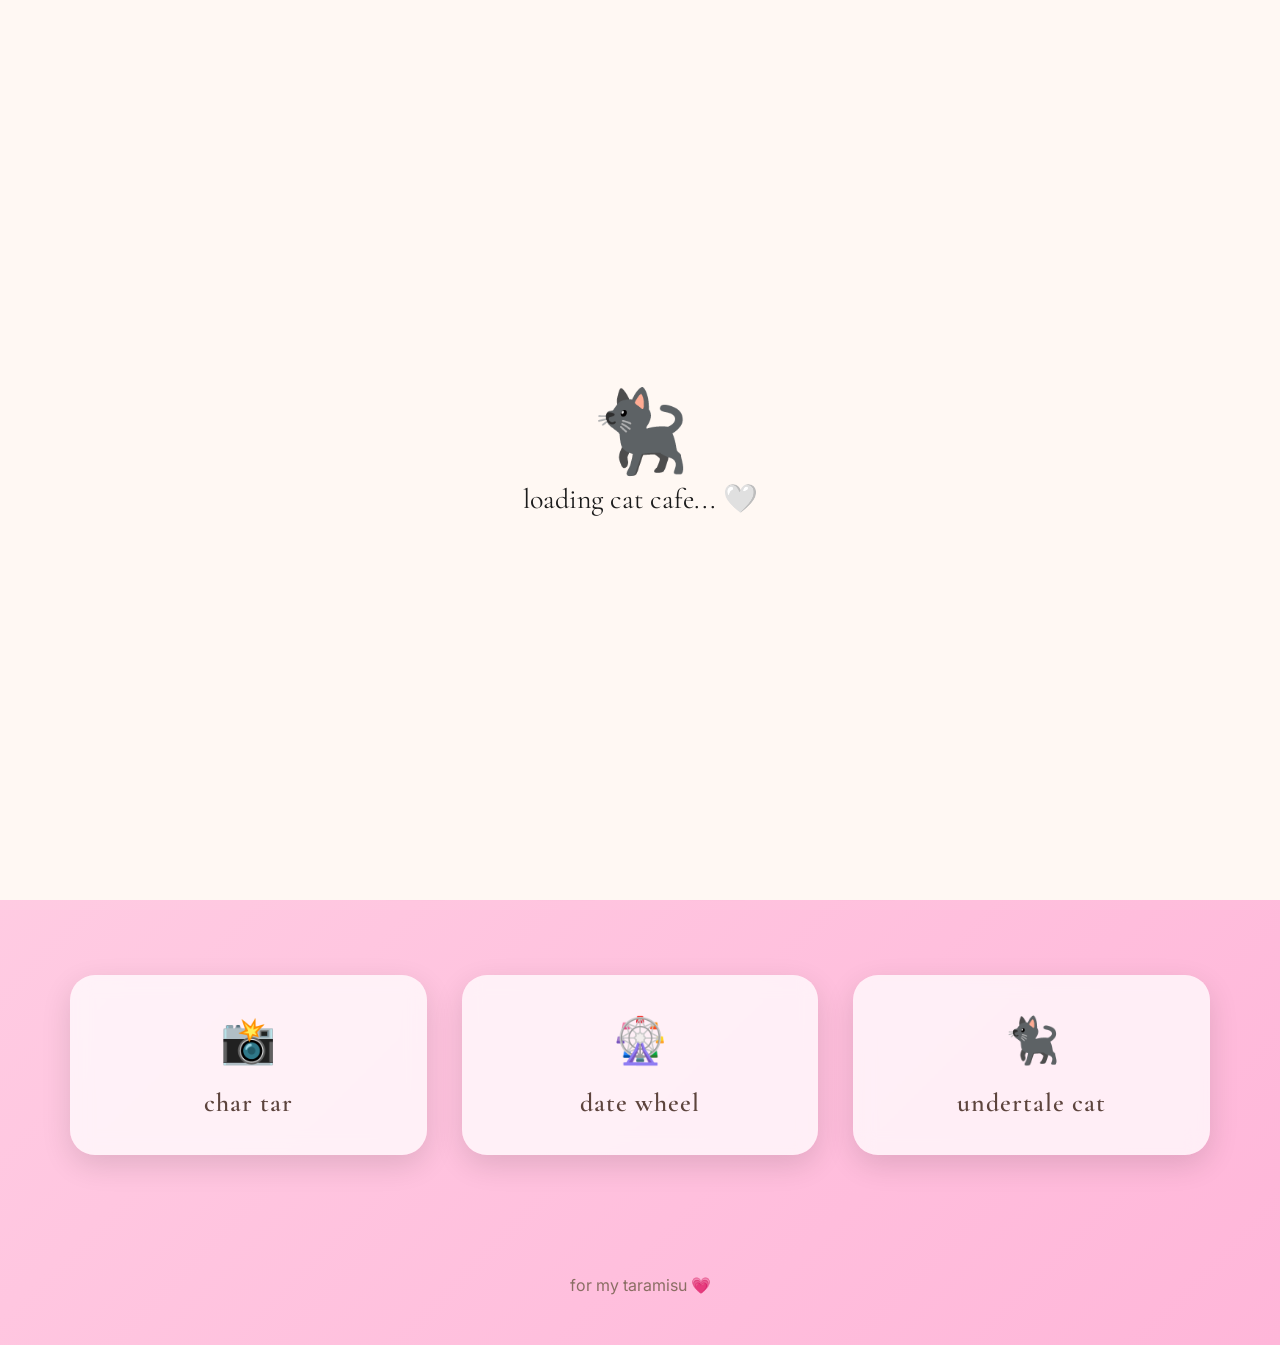
<file: index.html>
<!DOCTYPE html>

<html lang="en">


<head>

<meta charset="UTF-8">

<meta name="viewport" content="width=device-width, initial-scale=1.0">


<title>
tara 💗
</title>


<link rel="icon" href="assets/icons/cat.png">



<link href="https://fonts.googleapis.com/css2?family=Press+Start+2P&family=Cormorant+Garamond:wght@400;600;700&family=Inter:wght@300;400;500&family=Parisienne&display=swap" rel="stylesheet">



<link rel="stylesheet" href="style.css">


</head>





<body>





<div id="loader">

    <div class="walking-cat">
        🐈‍⬛
    </div>

    <p>
        loading cat cafe... 🤍
    </p>

</div>







<div class="stars"></div>





<div class="cat cat1">
🐈‍⬛
</div>


<div class="cat cat2">
🐈‍⬛
</div>


<div class="cat cat3">
🐈‍⬛
</div>









<header>


<div class="small-heart">
♡
</div>


<h1>
Tara
</h1>


<p class="subtitle">
my star ☆
</p>


</header>









<section class="letter-container">


<a href="pages/letter.html">


<div class="envelope magical-envelope">


<div class="envelope-icon">
💌
</div>


<h3>
a letter for you!
</h3>


<p>
->open<-
</p>


</div>


</a>


</section>









<section class="timer-section">


<h2>
we've been together:
</h2>




<div class="timer">


<div>

<span id="days">
0
</span>

<p>
Days
</p>

</div>




<div>

<span id="hours">
0
</span>

<p>
Hours
</p>

</div>





<div>

<span id="minutes">
0
</span>

<p>
Minutes
</p>

</div>





<div>

<span id="seconds">
0
</span>

<p>
Seconds
</p>

</div>



</div>


</section>









<section class="menu">



<a href="pages/gallery.html">

<div class="card">

<div>
📸
</div>


<h3>
char tar
</h3>


</div>

</a>






<a href="pages/wheel.html">

<div class="card">

<div>
🎡
</div>


<h3>
date wheel
</h3>


</div>

</a>







<a href="pages/catgame.html">

<div class="card">

<div>
🐈‍⬛
</div>


<h3>
undertale cat
</h3>


</div>

</a>




</section>









<button id="music-button">

🎵

</button>





<audio id="music" loop>

<source src="assets/music/background.mp3" type="audio/mpeg">

</audio>









<footer>


<p>
for my taramisu 💗
</p>


</footer>







<script src="script.js"></script>



</body>


</html>
</file>
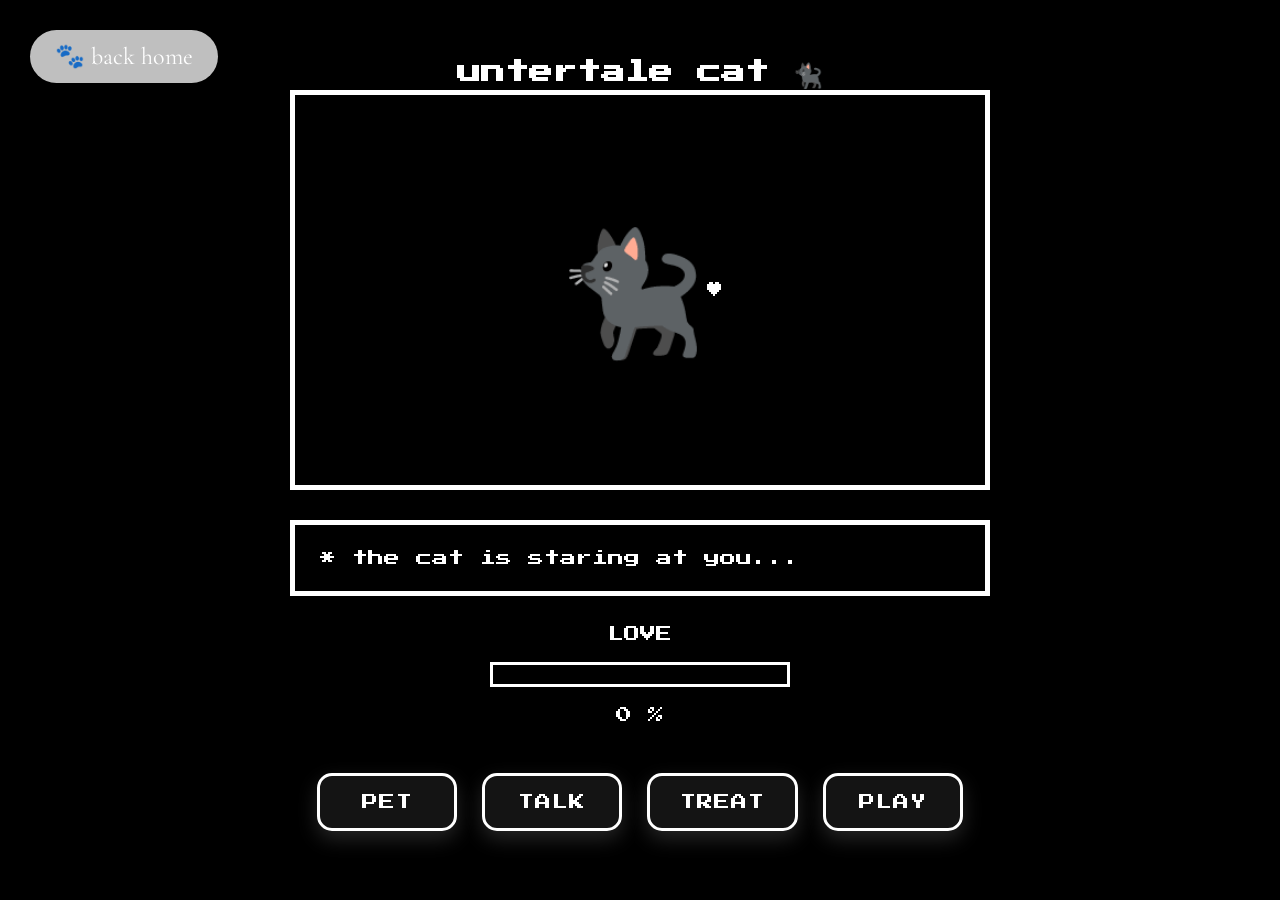
<file: catgame.html>
<!DOCTYPE html>

<html lang="en">


<head>

<meta charset="UTF-8">

<meta name="viewport" content="width=device-width, initial-scale=1.0">


<title>
CATTTT 🐈‍⬛
</title>



<link rel="icon" href="../assets/icons/cat.png">



<link href="https://fonts.googleapis.com/css2?family=Press+Start+2P&display=swap" rel="stylesheet">


<link href="https://fonts.googleapis.com/css2?family=Cormorant+Garamond:wght@400;600&family=Parisienne&display=swap" rel="stylesheet">



<link rel="stylesheet" href="../style.css">


</head>





<body class="undertale-page">





<a href="../index.html" class="back-button">
🐾 back home
</a>







<h2>
untertale cat 🐈‍⬛
</h2>










<div class="battle-box">





<div 
class="cat-sprite" 
id="cat-sprite">

🐈‍⬛

</div>





<div class="heart">

♥

</div>





</div>







<div class="dialogue-box">


<p id="cat-text">

* the cat is staring at you...

</p>


</div>








<div class="love-bar">


<p>
LOVE
</p>



<div class="bar">

<div id="love-fill">

</div>

</div>



<span id="love-number">

0

</span>

%

</div>









<div class="actions">



<button onclick="petCat()">

PET

</button>



<button onclick="talkCat()">

TALK

</button>



<button onclick="feedCat()">

TREAT

</button>



<button onclick="playCat()">

PLAY

</button>



</div>









<script src="../script.js"></script>



</body>


</html>
</file>
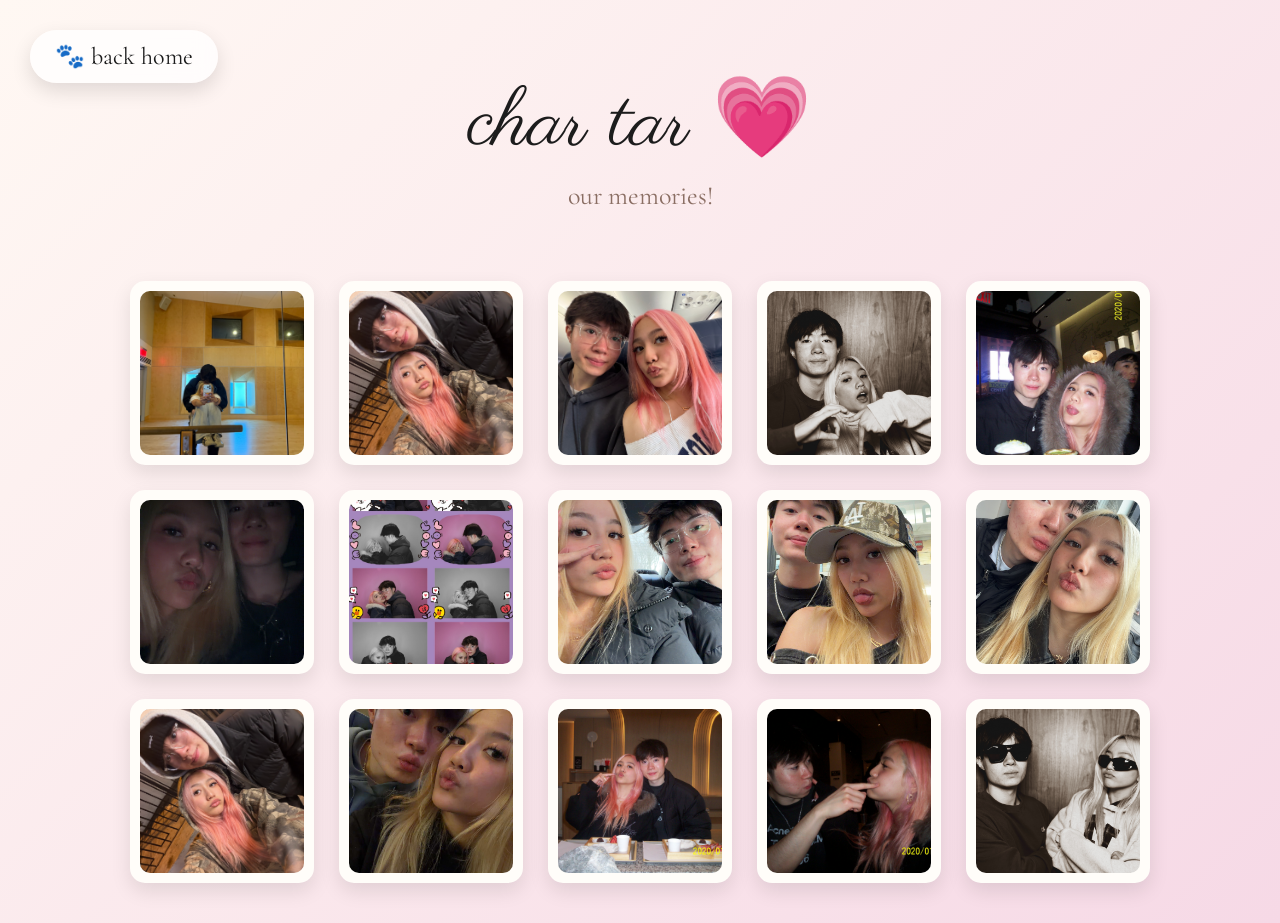
<file: gallery.html>
<!DOCTYPE html>

<html lang="en">

<head>

<meta charset="UTF-8">

<meta name="viewport" content="width=device-width, initial-scale=1.0">


<title>
char tar 💗
</title>



<link rel="icon" href="../assets/icons/cat.png">



<link href="https://fonts.googleapis.com/css2?family=Press+Start+2P&family=Cormorant+Garamond:wght@400;600;700&family=Inter:wght@300;400&family=Parisienne&display=swap" rel="stylesheet">



<link rel="stylesheet" href="../style.css">


</head>




<body class="gallery-page">



<a href="../index.html" class="back-button">
🐾 back home
</a>





<div class="gallery-header">


<h1>
char tar 💗
</h1>



<p>
our memories!
</p>



</div>







<section class="gallery-grid" id="gallery">


</section>







<div class="lightbox" id="lightbox">


<span class="close">
×
</span>



<img id="lightbox-image">



<div id="lightbox-text">

</div>



</div>







<script src="../data/gallery.js"></script>

<script src="../script.js"></script>



</body>


</html>
</file>
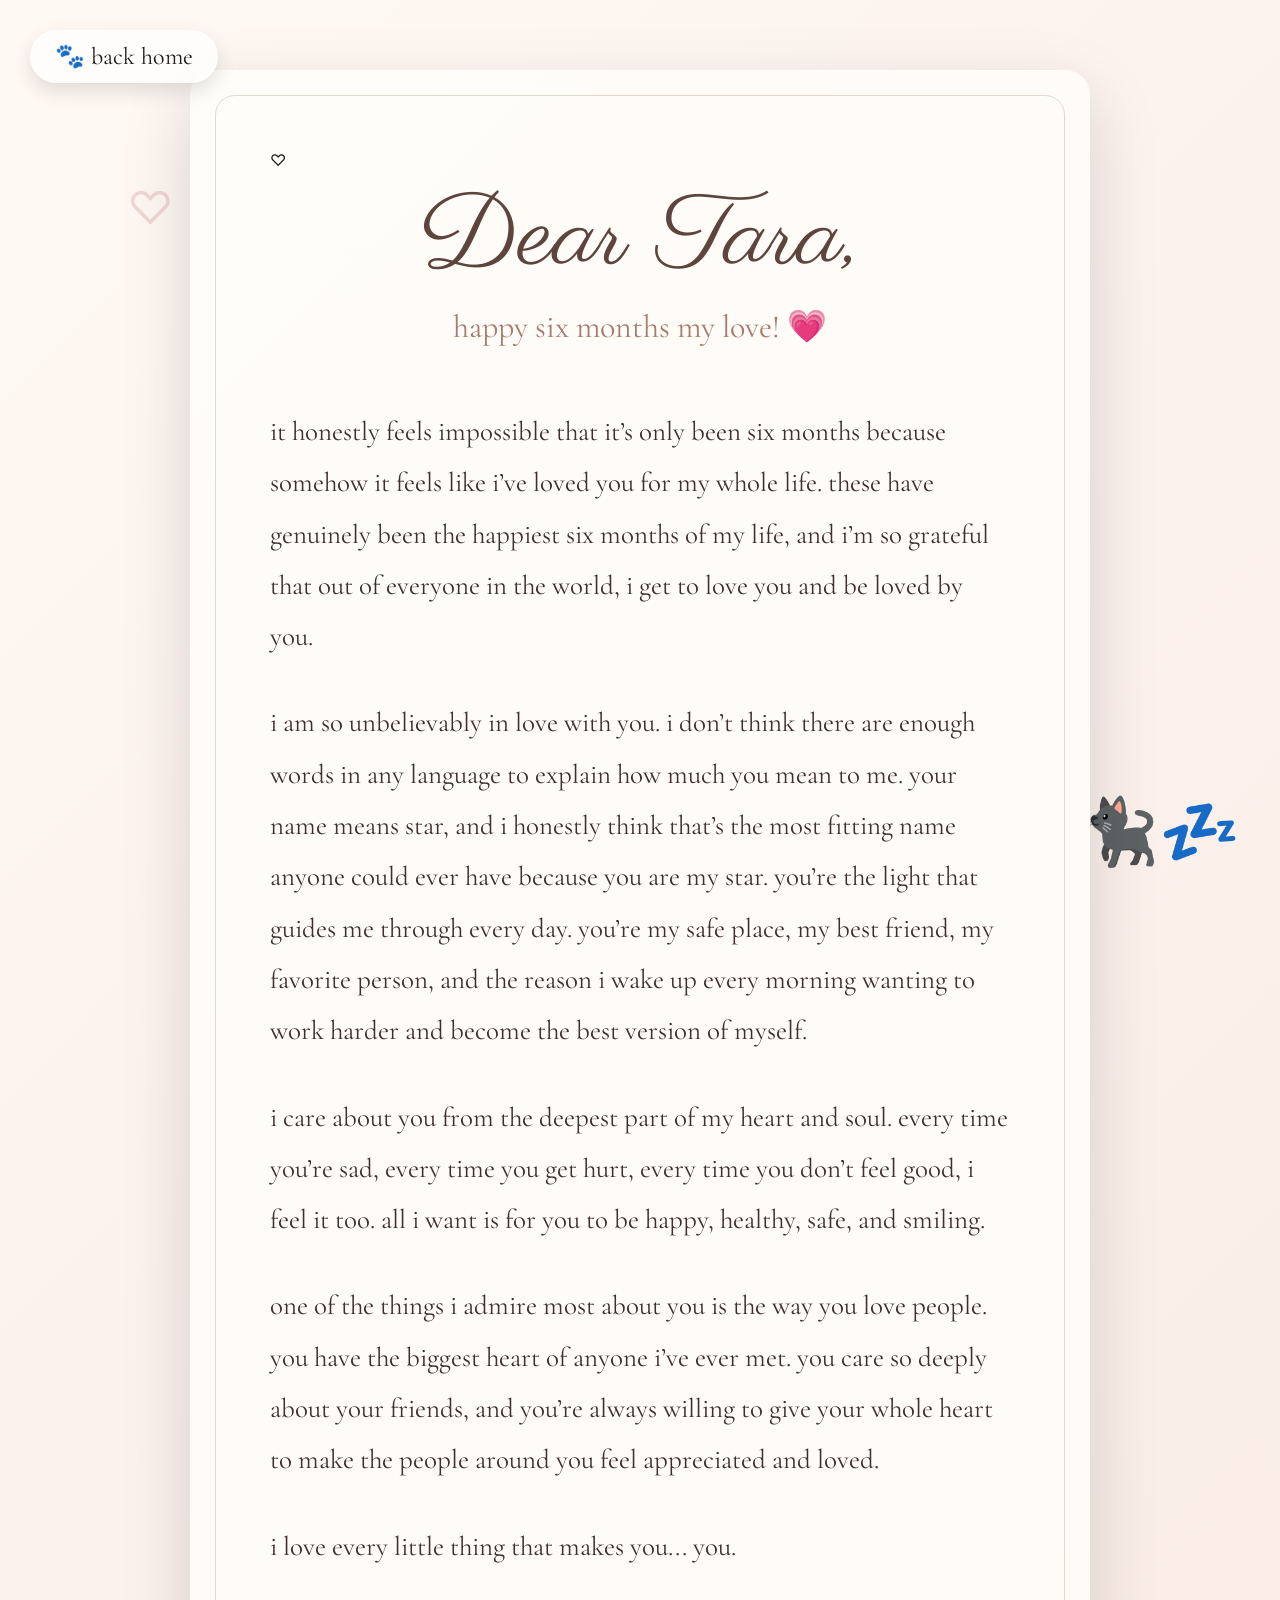
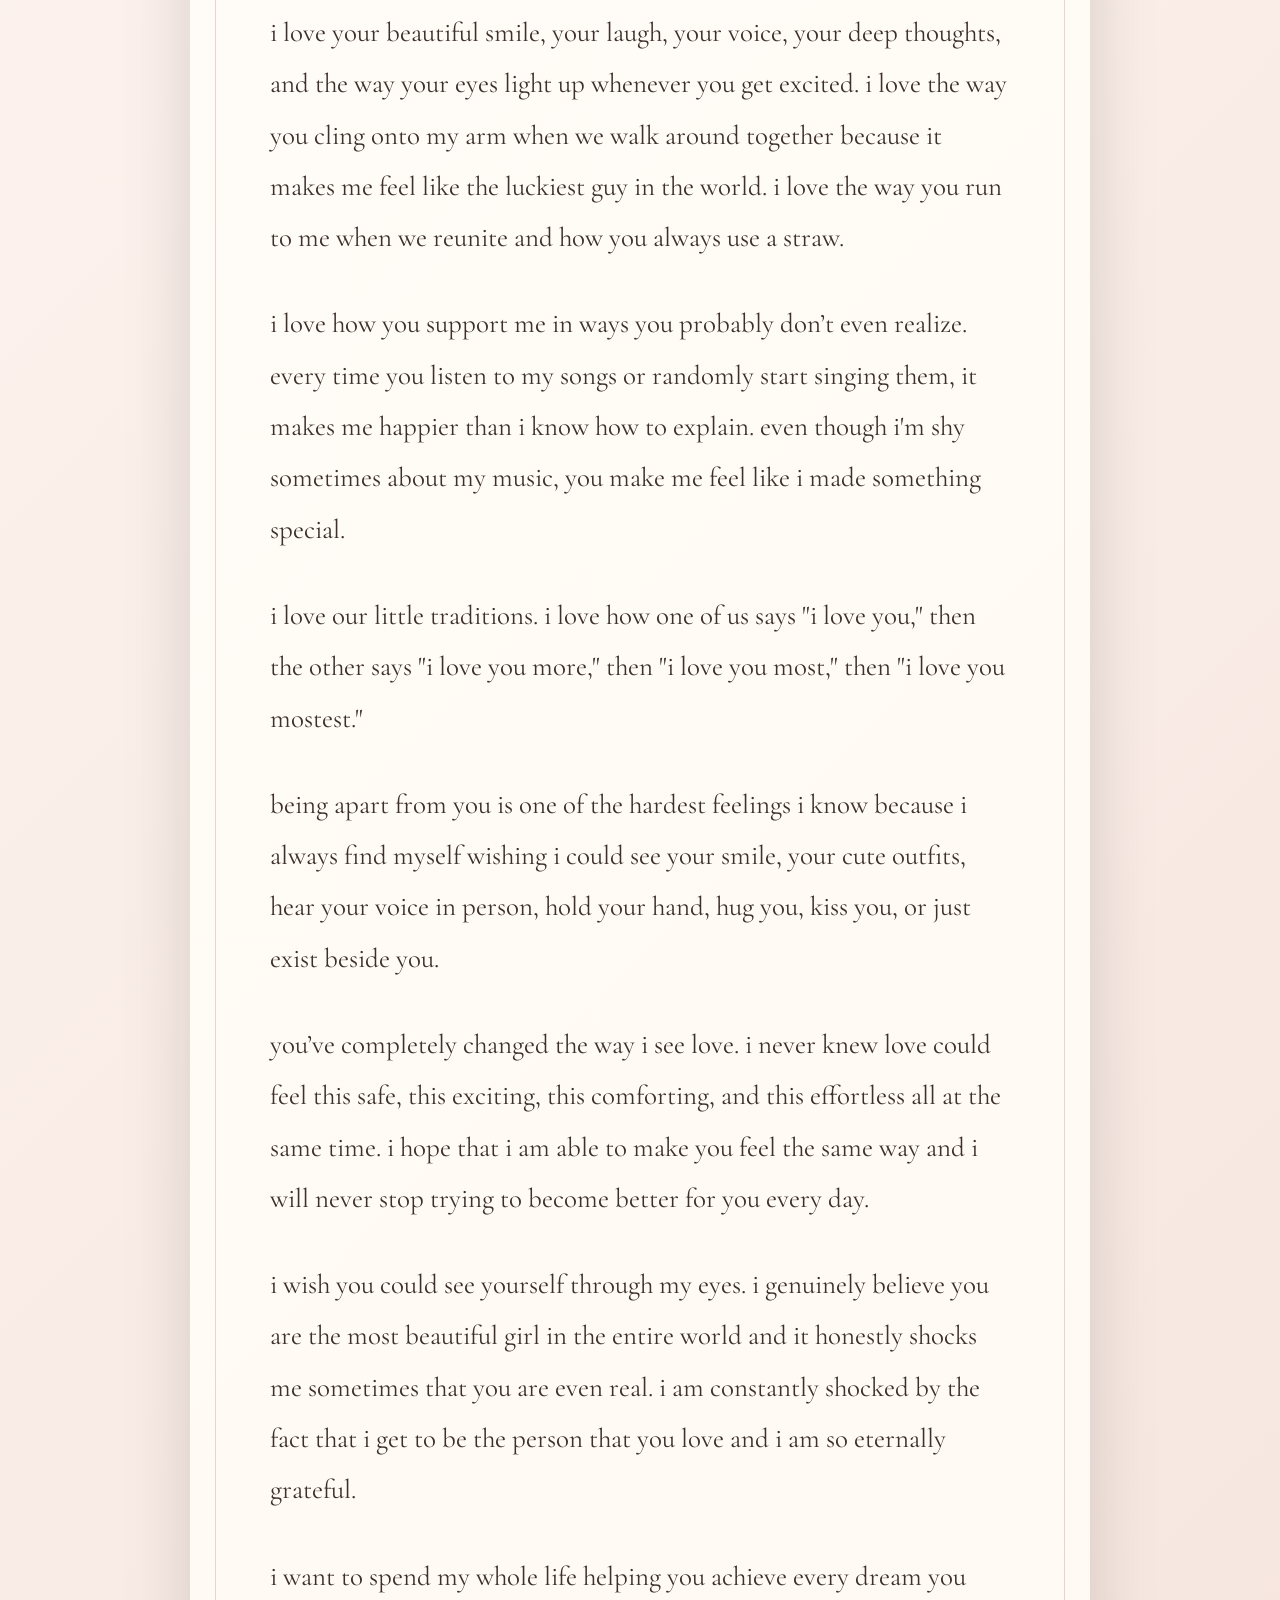
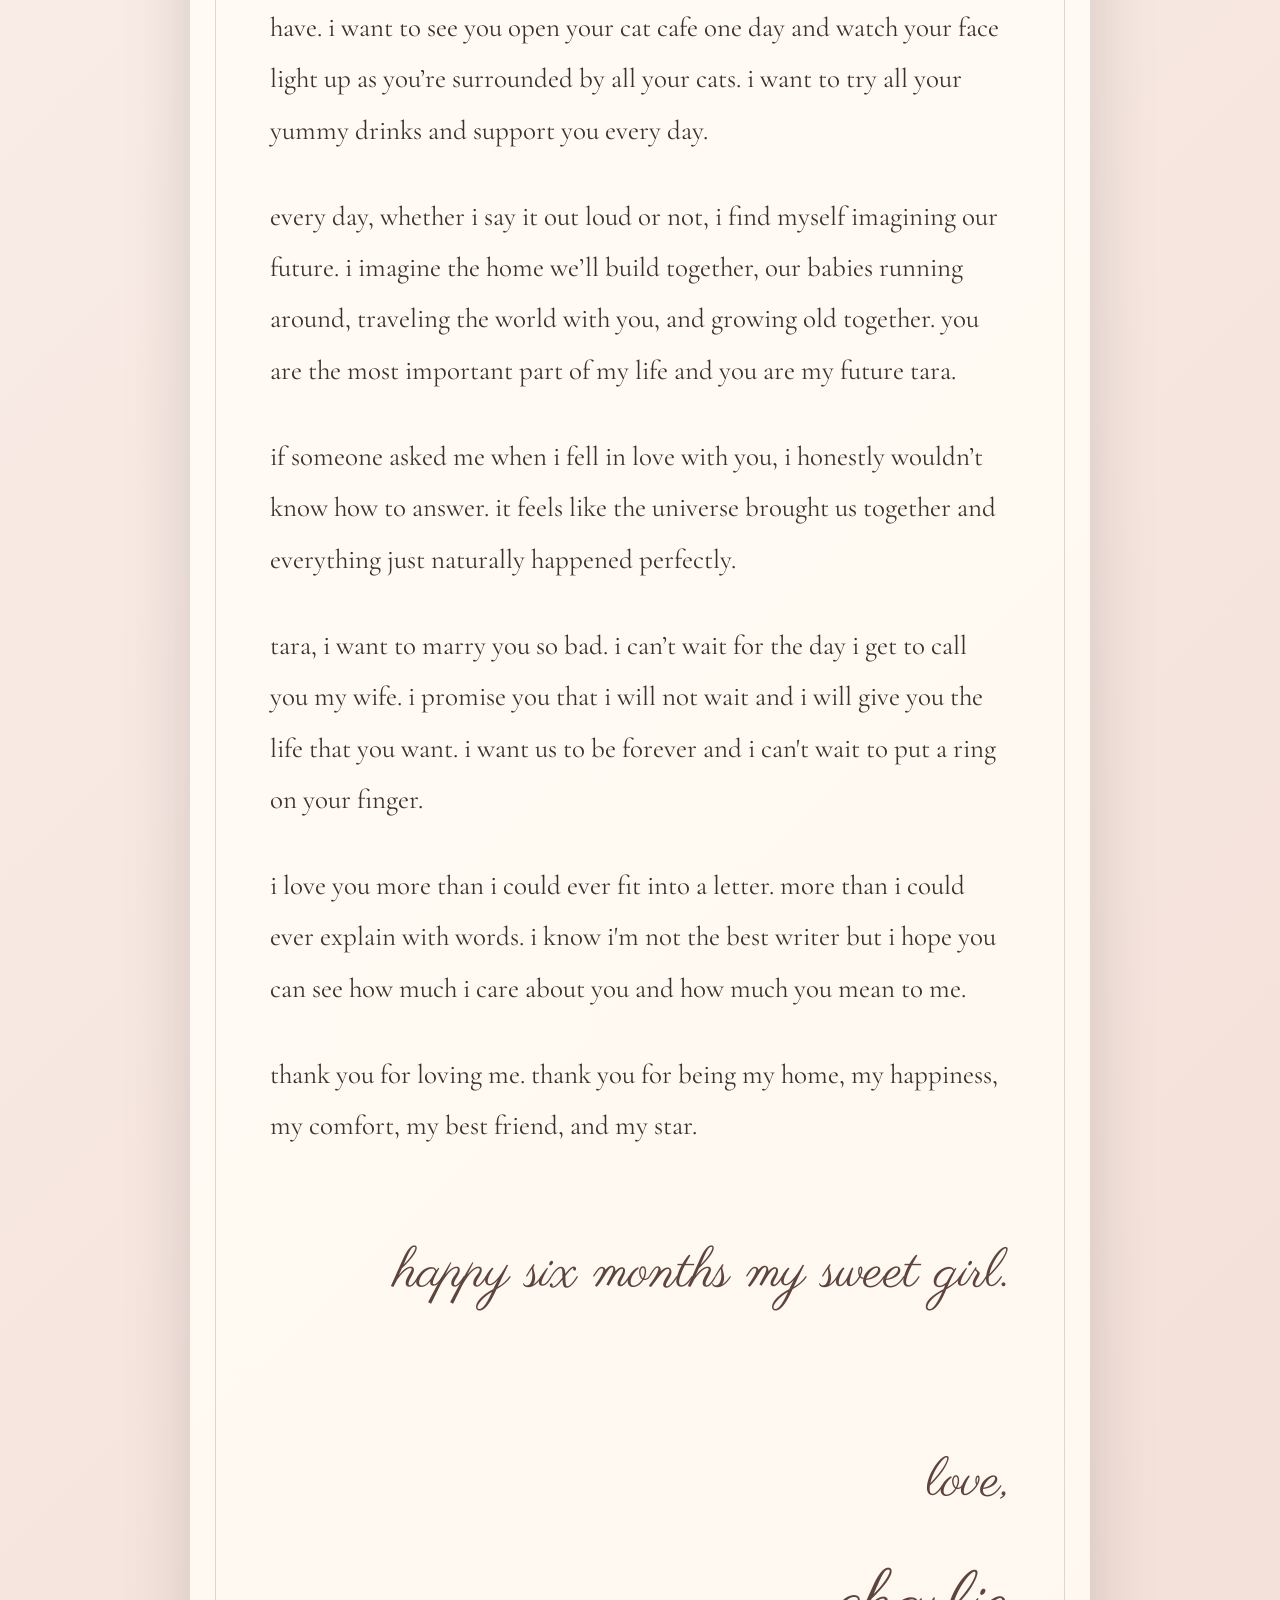
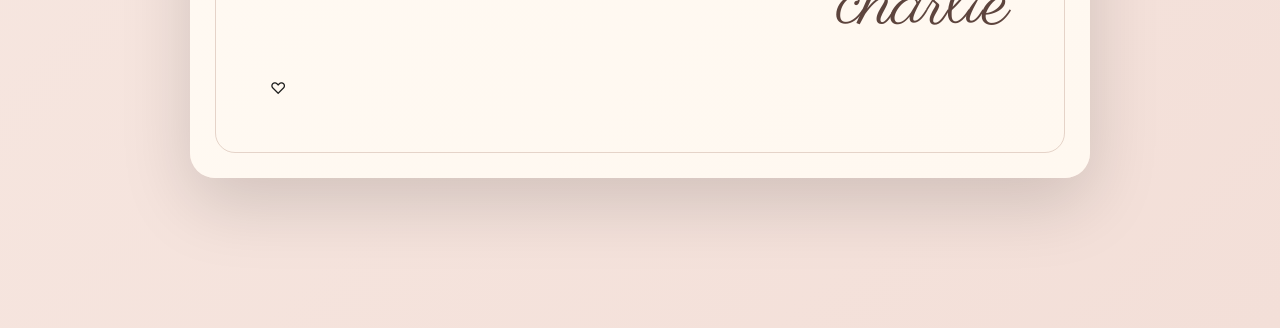
<file: letter.html>
<!DOCTYPE html>
<html lang="en">

<head>

<meta charset="UTF-8">
<meta name="viewport" content="width=device-width, initial-scale=1.0">

<title>
a letter! 💌
</title>

<link rel="icon" href="../assets/icons/cat.png">

<link href="https://fonts.googleapis.com/css2?family=Cormorant+Garamond:wght@400;500;600;700&family=Parisienne&family=Inter:wght@300;400&display=swap" rel="stylesheet">

<link rel="stylesheet" href="../style.css">

</head>


<body class="letter-page">


<a href="../index.html" class="back-button">
🐾 back home
</a>



<div class="floating-heart heart1">
♡
</div>

<div class="floating-heart heart2">
♡
</div>

<div class="floating-heart heart3">
♡
</div>



<div class="sleeping-cat">
🐈‍⬛💤
</div>




<section class="letter-wrapper">


<div class="paper">



<div class="letter-decoration">
♡
</div>



<div class="letter-title">

<h1>
Dear Tara,
</h1>

<p>
happy six months my love! 💗
</p>

</div>




<div class="letter-content">


<p>
it honestly feels impossible that it’s only been six months because somehow it feels like i’ve loved you for my whole life. these have genuinely been the happiest six months of my life, and i’m so grateful that out of everyone in the world, i get to love you and be loved by you.
</p>


<p>
i am so unbelievably in love with you. i don’t think there are enough words in any language to explain how much you mean to me. your name means star, and i honestly think that’s the most fitting name anyone could ever have because you are my star. you’re the light that guides me through every day. you’re my safe place, my best friend, my favorite person, and the reason i wake up every morning wanting to work harder and become the best version of myself.
</p>


<p>
i care about you from the deepest part of my heart and soul. every time you’re sad, every time you get hurt, every time you don’t feel good, i feel it too. all i want is for you to be happy, healthy, safe, and smiling.
</p>


<p>
one of the things i admire most about you is the way you love people. you have the biggest heart of anyone i’ve ever met. you care so deeply about your friends, and you’re always willing to give your whole heart to make the people around you feel appreciated and loved.
</p>


<p>
i love every little thing that makes you... you.
</p>


<p>
i love your beautiful smile, your laugh, your voice, your deep thoughts, and the way your eyes light up whenever you get excited. i love the way you cling onto my arm when we walk around together because it makes me feel like the luckiest guy in the world. i love the way you run to me when we reunite and how you always use a straw.
</p>


<p>
i love how you support me in ways you probably don’t even realize. every time you listen to my songs or randomly start singing them, it makes me happier than i know how to explain. even though i'm shy sometimes about my music, you make me feel like i made something special.
</p>


<p>
i love our little traditions. i love how one of us says "i love you," then the other says "i love you more," then "i love you most," then "i love you mostest."
</p>


<p>
being apart from you is one of the hardest feelings i know because i always find myself wishing i could see your smile, your cute outfits, hear your voice in person, hold your hand, hug you, kiss you, or just exist beside you.
</p>


<p>
you’ve completely changed the way i see love. i never knew love could feel this safe, this exciting, this comforting, and this effortless all at the same time. i hope that i am able to make you feel the same way and i will never stop trying to become better for you every day.
</p>


<p>
i wish you could see yourself through my eyes. i genuinely believe you are the most beautiful girl in the entire world and it honestly shocks me sometimes that you are even real. i am constantly shocked by the fact that i get to be the person that you love and i am so eternally grateful.
</p>


<p>
i want to spend my whole life helping you achieve every dream you have. i want to see you open your cat cafe one day and watch your face light up as you’re surrounded by all your cats. i want to try all your yummy drinks and support you every day.
</p>


<p>
every day, whether i say it out loud or not, i find myself imagining our future. i imagine the home we’ll build together, our babies running around, traveling the world with you, and growing old together. you are the most important part of my life and you are my future tara.
</p>


<p>
if someone asked me when i fell in love with you, i honestly wouldn’t know how to answer. it feels like the universe brought us together and everything just naturally happened perfectly.
</p>


<p>
tara, i want to marry you so bad. i can’t wait for the day i get to call you my wife. i promise you that i will not wait and i will give you the life that you want. i want us to be forever and i can't wait to put a ring on your finger.
</p>


<p>
i love you more than i could ever fit into a letter. more than i could ever explain with words. i know i'm not the best writer but i hope you can see how much i care about you and how much you mean to me.
</p>


<p>
thank you for loving me. thank you for being my home, my happiness, my comfort, my best friend, and my star.
</p>



<div class="signature">

happy six months my sweet girl.

<br><br>

love,

<br>

<span>
charlie
</span>

</div>



</div>


<div class="letter-decoration bottom">
♡
</div>


</div>


</section>




</body>

</html>
</file>
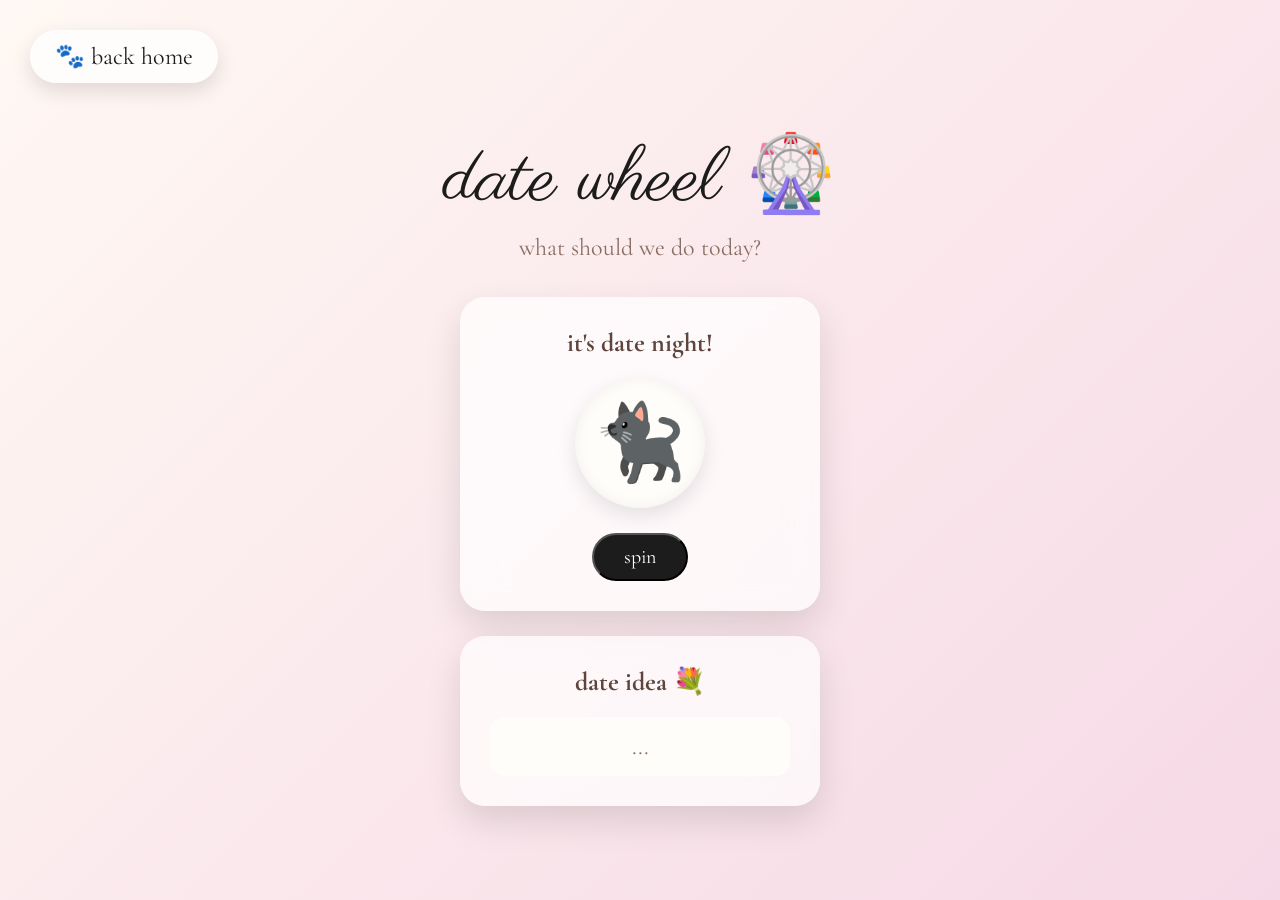
<file: wheel.html>
<!DOCTYPE html>
<html lang="en">

<head>

<meta charset="UTF-8">
<meta name="viewport" content="width=device-width, initial-scale=1.0">

<title>
date wheel 🎡
</title>


<link rel="icon" href="../assets/icons/cat.png">


<link href="https://fonts.googleapis.com/css2?family=Cormorant+Garamond:wght@400;600;700&family=Parisienne&display=swap" rel="stylesheet">


<link rel="stylesheet" href="../style.css">


</head>



<body class="game-page">


<a href="../index.html" class="back-button">
🐾 back home
</a>




<header class="game-header">

<h1>
date wheel 🎡
</h1>

<p>
what should we do today?
</p>

</header>





<section class="wheel-wrapper">



<div class="wheel-card">


<h2>
it's date night!
</h2>



<div class="wheel-spinner" id="wheel">

🐈‍⬛

</div>



<button onclick="spinWheel()">

spin

</button>


</div>






<div class="result-card">


<h2>
date idea 💐
</h2>


<div id="result">

...

</div>


</div>



</section>





<script src="../script.js"></script>


</body>

</html>
</file>
<file: style.css>
/* =========================
GLOBAL
========================= */


* {
    margin:0;
    padding:0;
    box-sizing:border-box;
}


html {
    scroll-behavior:smooth;
}


body {

    min-height:100vh;

    background:
    linear-gradient(
        135deg,
        #ffd6e7,
        #ffb6d9
    );

    color:#1c1c1c;

    font-family:"Inter", sans-serif;

    overflow-x:hidden;

}


a {
    text-decoration:none;
    color:inherit;
}



/* =========================
HOME PAGE
========================= */


header {

    text-align:center;

    padding-top:80px;

}


.small-heart {

    font-size:40px;

    animation:pulse 2s infinite;

}


h1 {

    font-family:"Parisienne", cursive;

    font-size:110px;

    font-weight:400;

}


.subtitle {

    font-family:"Cormorant Garamond";

    font-size:35px;

    color:#8a6e63;

}




/* FLOATING CATS */


.cat {

    position:fixed;

    font-size:35px;

    opacity:.25;

    animation:float 8s infinite ease-in-out;

    z-index:0;

}


.cat1 {

    top:15%;
    left:10%;

}


.cat2 {

    top:60%;
    right:10%;

    animation-delay:2s;

}


.cat3 {

    bottom:10%;
    left:45%;

    animation-delay:4s;

}





/* =========================
ENVELOPE
========================= */


.envelope {


    background:
    rgba(255,255,255,.65);


    backdrop-filter:blur(10px);


    width:300px;


    margin:60px auto;


    padding:30px;


    border-radius:25px;


    text-align:center;


    box-shadow:

    0 15px 40px rgba(0,0,0,.1);


    transition:.4s;


}


.envelope:hover {

    transform:

    translateY(-10px)
    scale(1.05);

}


.envelope-icon {

    font-size:70px;

}





/* =========================
TIMER
========================= */


.timer-section {

    text-align:center;

    padding:40px;

}



.timer {


    display:flex;

    justify-content:center;

    gap:30px;

    margin-top:30px;

    flex-wrap:wrap;

}



.timer div {


    background:white;


    padding:25px;


    border-radius:20px;


    min-width:120px;


    box-shadow:

    0 10px 30px rgba(0,0,0,.1);


}



.timer span {


    font-family:"Cormorant Garamond";


    font-size:55px;


    font-weight:bold;


}



.timer p {

    color:#8a6e63;

}





/* =========================
HOME MENU
========================= */


.menu {


    display:grid;


    grid-template-columns:

    repeat(auto-fit,minmax(220px,1fr));


    gap:35px;


    padding:70px;


}




.card {

    height:180px;

    background:

    rgba(255,255,255,.75);

    backdrop-filter:blur(10px);

    border-radius:25px;

    display:flex;

    flex-direction:column;

    justify-content:center;

    align-items:center;

    gap:15px;

    box-shadow:

    0 10px 30px rgba(0,0,0,.12);

    transition:.3s;

}



.card:hover {

    transform:translateY(-12px);

}


.card div {

    font-size:45px;

}



.card h3 {

    font-family:"Cormorant Garamond", serif;

    font-size:26px;

    font-weight:600;

    letter-spacing:1px;

    color:#5d443d;

    margin-top:5px;

    text-align:center;

}




footer {

    text-align:center;

    padding:50px;

    color:#8a6e63;

}



/* =========================
BACK BUTTON
========================= */


.back-button {


    position:fixed;


    top:30px;

    left:30px;


    background:

    rgba(255,255,255,.75);


    backdrop-filter:blur(10px);


    padding:12px 25px;


    border-radius:30px;


    font-family:"Cormorant Garamond";


    font-size:24px;


    z-index:100;


    box-shadow:

    0 8px 20px rgba(0,0,0,.12);


    transition:.3s;


}



.back-button:hover {

    transform:translateX(-5px);

}



/* =========================
LOVE LETTER PAGE
========================= */


.letter-page {

    min-height:100vh;

    background:
    linear-gradient(
        135deg,
        #fff8f3,
        #f3dfd8
    );

    padding-bottom:80px;

}



/* BACKGROUND HEARTS */

.floating-heart {

    position:fixed;

    font-size:45px;

    color:#d89a9a;

    opacity:.35;

    animation:floatHeart 8s infinite ease-in-out;

    z-index:0;

}



.heart1 {

    top:20%;

    left:10%;

}



.heart2 {

    top:55%;

    right:15%;

    animation-delay:2s;

}



.heart3 {

    bottom:20%;

    left:20%;

    animation-delay:4s;

}




/* SLEEPING CAT */


.sleeping-cat {

    position:fixed;

    bottom:30px;

    right:40px;

    font-size:65px;

    animation:

    catSleep 3s infinite ease-in-out;

}





/* LETTER CONTAINER */


.letter-wrapper {


    display:flex;

    justify-content:center;

    padding:70px 20px;


}





/* PAPER */


.paper {


    position:relative;


    max-width:900px;


    width:100%;


    background:


    linear-gradient(
        135deg,
        #fffdf9,
        #fff8f0
    );


    padding:80px;


    border-radius:25px;


    box-shadow:

    0 25px 70px rgba(0,0,0,.15);


    animation:

    paperAppear 1.2s ease;


}



/* INNER BORDER */


.paper::before {


    content:"";


    position:absolute;


    inset:25px;


    border:

    1px solid rgba(150,100,80,.25);


    border-radius:20px;


    pointer-events:none;


}





/* TITLE */


.letter-title {


    text-align:center;

    margin-bottom:60px;


}



.letter-title h1 {


    font-family:"Parisienne", cursive;


    font-size:100px;


    font-weight:400;


    color:#5d443d;


}



.letter-title p {


    font-family:"Cormorant Garamond";


    font-size:32px;


    color:#a77b70;


}





/* LETTER TEXT */


.letter-content {


    position:relative;


    z-index:2;


    font-family:"Cormorant Garamond";


    font-size:27px;


    line-height:1.9;


    color:#3d302c;


}




.letter-content p {


    margin-bottom:35px;


    animation:

    fadeText .8s ease;


}





/* SIGNATURE */


.signature {


    margin-top:70px;


    text-align:right;


    font-family:"Parisienne";


    font-size:55px;


    color:#5d443d;


}



.signature span {


    font-size:75px;


}





/* ANIMATIONS */


@keyframes paperAppear {


    from {


        opacity:0;

        transform:

        translateY(40px)
        scale(.96);


    }


    to {


        opacity:1;

        transform:

        translateY(0)
        scale(1);


    }


}




@keyframes fadeText {


    from {


        opacity:0;

        transform:

        translateY(20px);


    }



    to {


        opacity:1;

        transform:

        translateY(0);


    }


}





@keyframes floatHeart {


    0%,100% {


        transform:

        translateY(0);


    }



    50% {


        transform:

        translateY(-40px);


    }


}





@keyframes catSleep {


    0%,100% {


        transform:

        translateY(0);


    }



    50% {


        transform:

        translateY(-10px);


    }


}





/* MOBILE */


@media(max-width:700px){


.paper {


    padding:40px 25px;


}



.paper::before {


    inset:15px;


}



.letter-title h1 {


    font-size:70px;


}



.letter-title p {


    font-size:25px;


}



.letter-content {


    font-size:21px;


    line-height:1.7;


}



.signature {


    font-size:40px;


}



.signature span {


    font-size:55px;


}



.sleeping-cat {


    font-size:45px;


    right:15px;


}


}




/* =========================
GALLERY
========================= */


.gallery-page {

    min-height:100vh;

    background:
    linear-gradient(
        135deg,
        #fff8f3,
        #f6d9e6
    );

}



.gallery-header {

    text-align:center;

    padding:70px 20px 30px;

}



.gallery-header h1 {

    font-family:"Parisienne";

    font-size:80px;

}



.gallery-header p {

    font-family:"Cormorant Garamond";

    font-size:26px;

    color:#8a6e63;

}





.gallery-grid {


    display:grid;


    grid-template-columns:

    repeat(auto-fit,minmax(180px,1fr));


    gap:25px;


    padding:40px;


    max-width:1100px;


    margin:auto;


}




.photo-card {


    background:#fffdf9;


    padding:10px;


    border-radius:15px;


    box-shadow:


    0 8px 20px rgba(0,0,0,.1);


    transition:.3s;


}



.photo-card:hover {


    transform:

    translateY(-5px)

    scale(1.03);


}





.photo-card img {


    width:100%;


    aspect-ratio:1;


    object-fit:cover;


    border-radius:10px;


    display:block;


}





/* remove captions */

.photo-card h3,
.photo-card p {

    display:none;

}





@media(max-width:600px){


.gallery-grid {

    grid-template-columns:repeat(2,1fr);

    padding:20px;

    gap:15px;

}



.photo-card {

    padding:8px;

}


}





/* =========================
LIGHTBOX
========================= */


.lightbox {


    display:none;


    position:fixed;


    inset:0;


    background:

    rgba(0,0,0,.8);


    justify-content:center;


    align-items:center;


    flex-direction:column;


    z-index:500;


}



.lightbox img {


    max-width:80%;


    max-height:70%;


    border-radius:20px;


}



.close {


    position:absolute;


    top:30px;


    right:40px;


    font-size:60px;


    color:white;


}





/* =========================
DATE WHEEL
========================= */


.game-page {

    min-height:100vh;

    background:
    linear-gradient(
        135deg,
        #fff8f3,
        #f6d9e6
    );

    text-align:center;

    padding:50px 20px;

}




.game-header h1 {

    font-family:"Parisienne";

    font-size:75px;

    font-weight:400;

}



.game-header p {

    font-family:"Cormorant Garamond";

    font-size:24px;

    color:#8a6e63;

}





.wheel-wrapper {

    display:flex;

    flex-direction:column;

    align-items:center;

    gap:25px;

    margin-top:35px;

}





.wheel-card,
.result-card {


    width:360px;

    max-width:90%;


    background:

    rgba(255,255,255,.7);


    backdrop-filter:blur(15px);


    border-radius:25px;


    padding:30px;


    box-shadow:

    0 15px 35px rgba(0,0,0,.12);


}





.wheel-card h2,
.result-card h2 {


    font-family:"Cormorant Garamond";

    font-size:26px;

    color:#5d443d;

    margin-bottom:20px;


}





#wheel {


    width:130px;

    height:130px;


    margin:15px auto 25px;


    display:flex;

    justify-content:center;

    align-items:center;


    background:#fffdf9;


    border-radius:50%;


    font-size:75px;


    box-shadow:

    inset 0 0 15px rgba(0,0,0,.05),

    0 8px 20px rgba(0,0,0,.1);


    transition:transform 1.5s ease;


}





.wheel-card button {


    background:#1c1c1c;

    color:white;


    font-family:"Cormorant Garamond";


    font-size:20px;


    padding:10px 30px;


    border-radius:30px;


    cursor:pointer;


    transition:.3s;


}



.wheel-card button:hover {


    transform:scale(1.05);


}





#result {


    min-height:55px;


    display:flex;


    align-items:center;

    justify-content:center;


    font-family:"Cormorant Garamond";


    font-size:24px;


    color:#8a6e63;


    background:#fffdf9;


    border-radius:15px;


    padding:15px;


}





@media(max-width:600px){


.game-header h1 {

font-size:65px;

}


.wheel-card,
.result-card {

padding:25px;

}



#wheel {

width:120px;

height:120px;

font-size:65px;

}


}




/* =========================
UNDERTALE CAT
========================= */


.undertale-page {


    background:black;


    min-height:100vh;


    color:white;


    text-align:center;


    font-family:"Press Start 2P";


    padding-top:60px;


}



.battle-box {


    width:700px;


    max-width:90%;


    height:400px;


    border:5px solid white;


    margin:auto;


    display:flex;


    align-items:center;


    justify-content:center;


}



.cat-sprite {


    font-size:120px;


    animation:bounce 1s infinite;


}



.dialogue-box {


    width:700px;


    max-width:90%;


    margin:30px auto;


    border:5px solid white;


    padding:25px;


    text-align:left;


}




.love-bar {


    margin-top:30px;


}



.bar {


    width:300px;


    height:25px;


    border:3px solid white;


    margin:20px auto;


}



#love-fill {


    height:100%;


    width:0%;


    background:#ff4d8d;


}




/* =========================
MUSIC
========================= */


#music-button {


    position:fixed;


    bottom:30px;


    left:30px;


    width:60px;


    height:60px;


    border-radius:50%;


    z-index:100;


}





/* =========================
LOADING SCREEN
========================= */


#loader {

    position:fixed;

    inset:0;

    background:#fff8f3;

    display:flex;

    flex-direction:column;

    justify-content:center;

    align-items:center;

    z-index:9999;

    font-family:"Cormorant Garamond";

    font-size:28px;

    opacity:1;

    transition:opacity .8s ease;

}



/* javascript adds this class */

#loader.hidden {

    opacity:0;

    pointer-events:none;

}





.walking-cat {


    font-size:80px;


    animation:

    walk 2s infinite linear;


}




@keyframes walk {


    0% {


        transform:translateX(-120px);


    }



    50% {


        transform:translateX(120px);


    }



    100% {


        transform:translateX(-120px);


    }


}





/* =========================
ANIMATIONS
========================= */


@keyframes float {


    0%,100% {


        transform:translateY(0);


    }


    50% {


        transform:translateY(-30px);


    }


}




@keyframes pulse {


    50% {


        transform:scale(1.2);


    }


}





@keyframes bounce {


    50% {


        transform:translateY(-15px);


    }


}





/* =========================
MOBILE
========================= */


@media(max-width:700px){


h1 {

    font-size:75px;

}



.timer div {

    min-width:90px;

}



.menu {

    padding:25px;

}



.gallery-grid {

    padding:25px;

    grid-template-columns:1fr;

}



.paper {

    padding:35px;

}


}

/* =========================
UNDERTALE BUTTONS
========================= */


.undertale-page .actions button {


    font-family:"Press Start 2P", monospace;


    background:

    rgba(255,255,255,.08);


    color:white;


    border:

    3px solid white;


    border-radius:15px;


    padding:18px 30px;


    min-width:140px;


    font-size:16px;


    letter-spacing:1px;


    cursor:pointer;


    transition:.3s;


    box-shadow:

    0 8px 20px rgba(255,255,255,.15);


}





.undertale-page .actions button:hover {


    background:white;


    color:black;


    transform:

    translateY(-5px)

    scale(1.05);


}





.undertale-page .actions {


    display:flex;


    justify-content:center;


    align-items:center;


    gap:25px;


    margin-top:50px;


    flex-wrap:wrap;


}





@media(max-width:600px){


.undertale-page .actions button {


    min-width:120px;


    padding:15px 20px;


    font-size:12px;


}


}
</file>
